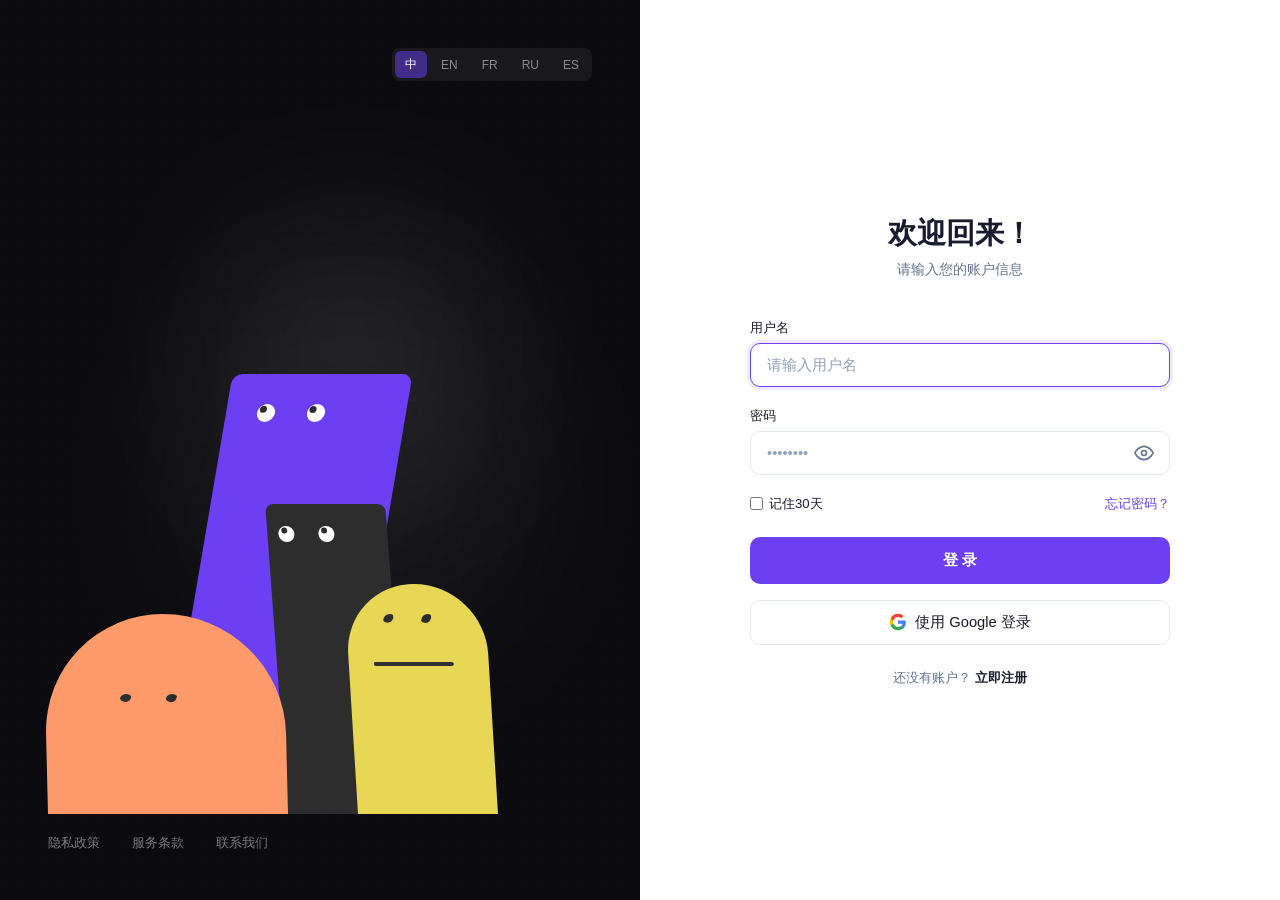
<file: frontend/login.html>
<!DOCTYPE html>
<html lang="zh-CN">
<head>
<meta charset="UTF-8">
<meta name="viewport" content="width=device-width, initial-scale=1.0">
<title>人脸识别系统 — 登录</title>
<style>
*,*::before,*::after{margin:0;padding:0;box-sizing:border-box}
:root{--purple:#6C3FF5;--dark:#2D2D2D;--orange:#FF9B6B;--yellow:#E8D754;--bg:#0a0a0f;--card:#fff;--border:#e2e8f0;--text:#1a1a2e;--muted:#64748b;--danger:#ef4444}
body{font-family:'Inter',-apple-system,BlinkMacSystemFont,'PingFang SC','Microsoft YaHei',sans-serif;background:var(--bg);min-height:100vh;-webkit-font-smoothing:antialiased}
.split{display:grid;grid-template-columns:1fr 1fr;min-height:100vh}

.left-panel{position:relative;overflow:hidden;background:#0a0a0f;color:#fff;display:flex;flex-direction:column;justify-content:space-between;padding:48px;user-select:none}
.grid-bg{position:absolute;inset:0;opacity:.05;background-image:linear-gradient(rgba(255,255,255,.15) 1px,transparent 1px),linear-gradient(90deg,rgba(255,255,255,.15) 1px,transparent 1px);background-size:20px 20px}
.blur-c1{position:absolute;top:25%;right:25%;width:256px;height:256px;background:rgba(255,255,255,.1);border-radius:50%;filter:blur(96px)}
.blur-c2{position:absolute;bottom:25%;left:25%;width:384px;height:384px;background:rgba(255,255,255,.05);border-radius:50%;filter:blur(96px)}
.top-row{z-index:20;display:flex;align-items:center;justify-content:flex-end}
.lang-switch{z-index:20;display:flex;gap:4px;background:rgba(255,255,255,.06);border-radius:8px;padding:3px}
.lang-btn{padding:5px 10px;border:none;background:none;color:rgba(255,255,255,.5);font-size:.75rem;font-weight:500;cursor:pointer;border-radius:6px;transition:all .2s;font-family:inherit}
.lang-btn:hover{color:rgba(255,255,255,.8)}
.lang-btn.active{background:rgba(108,63,245,.5);color:#fff}
.chars-area{position:relative;z-index:20;flex:1;display:flex;align-items:flex-end;justify-content:center;margin:20px 0}

.char-base{position:absolute;bottom:0;transition:transform .7s ease-in-out}
.char-eyes{position:absolute;display:flex;align-items:center;transition:all .7s ease-in-out}
.eye{border-radius:50%;display:flex;align-items:center;justify-content:center;transition:height .15s;overflow:hidden}
.eye.blink{height:2px!important}

.bottom-links{z-index:20;display:flex;gap:32px;font-size:.82rem;opacity:.45}
.bottom-links a{color:#fff;text-decoration:none;transition:opacity .2s}
.bottom-links a:hover{opacity:1}

.right-panel{display:flex;align-items:center;justify-content:center;padding:48px;background:#fff}
.form-card{width:100%;max-width:420px}
.form-header{text-align:center;margin-bottom:40px}
.form-header h1{font-size:1.8rem;font-weight:700;color:var(--text);margin-bottom:6px}
.form-header p{font-size:.88rem;color:var(--muted)}
.form-group{margin-bottom:20px}
.form-group label{display:block;font-size:.82rem;font-weight:500;color:var(--text);margin-bottom:6px}
.form-group input{width:100%;padding:13px 16px;border:1.5px solid var(--border);border-radius:10px;font-size:.92rem;font-family:inherit;color:var(--text);background:var(--card);outline:none;transition:border-color .2s,box-shadow .2s}
.form-group input:focus{border-color:var(--purple);box-shadow:0 0 0 3px rgba(108,63,245,.1)}
.form-group input::placeholder{color:#94a3b8}
.pw-wrapper{position:relative}
.pw-wrapper input{padding-right:48px}
.eye-toggle{position:absolute;right:12px;top:50%;transform:translateY(-50%);background:none;border:none;cursor:pointer;color:var(--muted);padding:4px;display:flex;align-items:center;transition:color .2s}
.eye-toggle:hover{color:var(--text)}
.extra-row{display:flex;justify-content:space-between;align-items:center;margin-bottom:24px;font-size:.82rem}
.remember-me{display:flex;align-items:center;gap:6px;color:var(--text);cursor:pointer}
.remember-me input{accent-color:var(--purple);cursor:pointer}
.forgot-link{color:var(--purple);text-decoration:none;font-weight:500;white-space:nowrap}
.forgot-link:hover{text-decoration:underline}
.btn-login{width:100%;padding:13px;background:var(--purple);color:#fff;border:none;border-radius:10px;font-size:.95rem;font-weight:600;font-family:inherit;cursor:pointer;transition:background .2s,transform .1s}
.btn-login:hover{background:#5a32e0}
.btn-login:active{transform:scale(.98)}
.btn-login:disabled{opacity:.6;cursor:not-allowed}
.btn-login .spinner{display:none;width:16px;height:16px;border:2px solid rgba(255,255,255,.3);border-top-color:#fff;border-radius:50%;animation:spin .6s linear infinite;margin-right:6px;vertical-align:middle}
.btn-login.loading .spinner{display:inline-block}
@keyframes spin{to{transform:rotate(360deg)}}
.btn-google{width:100%;padding:12px;border:1.5px solid var(--border);border-radius:10px;background:var(--card);font-size:.92rem;font-weight:500;font-family:inherit;cursor:pointer;display:flex;align-items:center;justify-content:center;gap:8px;color:var(--text);margin-top:16px;transition:background .2s,border-color .2s}
.btn-google:hover{background:#f1f5f9;border-color:#cbd5e1}
.register-link{text-align:center;margin-top:24px;font-size:.84rem;color:var(--muted)}
.register-link a{color:var(--text);text-decoration:none;font-weight:600}
.register-link a:hover{text-decoration:underline}
.error-msg{display:none;color:var(--danger);font-size:.8rem;padding:10px 14px;background:#fef2f2;border:1px solid #fecaca;border-radius:8px;margin-bottom:16px;text-align:center}
.error-msg.show{display:block}
.shake{animation:shake .4s ease-in-out}
@keyframes shake{0%,100%{transform:translateX(0)}20%{transform:translateX(-6px)}40%{transform:translateX(6px)}60%{transform:translateX(-4px)}80%{transform:translateX(4px)}}
@keyframes charBounce{0%,100%{transform:translateY(0)}30%{transform:translateY(-12px)}60%{transform:translateY(-4px)}}

@media(max-width:860px){.split{grid-template-columns:1fr}.left-panel{display:none}}
</style>
</head>
<body>

<div class="split">

<!-- ====== 左侧面板 ====== -->
<div class="left-panel">
<div class="grid-bg"></div>
<div class="blur-c1"></div>
<div class="blur-c2"></div>

<div class="top-row">
<div class="lang-switch" id="langSwitch">
<button class="lang-btn active" data-lang="zh">中</button>
<button class="lang-btn" data-lang="en">EN</button>
<button class="lang-btn" data-lang="fr">FR</button>
<button class="lang-btn" data-lang="ru">RU</button>
<button class="lang-btn" data-lang="es">ES</button>
</div>
</div>

<div class="chars-area">
<div style="position:relative;width:550px;height:400px">

<!-- Purple 紫色矩形 - 后层 -->
<div class="char-base" id="charPurple" style="left:70px;width:180px;height:400px;background:#6C3FF5;border-radius:10px 10px 0 0;z-index:1;transform-origin:bottom center">
<div class="char-eyes" id="purpleEyes" style="gap:32px;left:45px;top:40px">
<div class="eye" id="purpleEyeL" style="width:18px;height:18px;background:#fff"><div style="width:7px;height:7px;border-radius:50%;background:#2D2D2D;transition:transform .1s ease-out" id="purplePL"></div></div>
<div class="eye" id="purpleEyeR" style="width:18px;height:18px;background:#fff"><div style="width:7px;height:7px;border-radius:50%;background:#2D2D2D;transition:transform .1s ease-out" id="purplePR"></div></div>
</div>
</div>

<!-- Black 黑色矩形 - 中层 -->
<div class="char-base" id="charBlack" style="left:240px;width:120px;height:310px;background:#2D2D2D;border-radius:8px 8px 0 0;z-index:2;transform-origin:bottom center">
<div class="char-eyes" id="blackEyes" style="gap:24px;left:26px;top:32px">
<div class="eye" id="blackEyeL" style="width:16px;height:16px;background:#fff"><div style="width:6px;height:6px;border-radius:50%;background:#2D2D2D;transition:transform .1s ease-out" id="blackPL"></div></div>
<div class="eye" id="blackEyeR" style="width:16px;height:16px;background:#fff"><div style="width:6px;height:6px;border-radius:50%;background:#2D2D2D;transition:transform .1s ease-out" id="blackPR"></div></div>
</div>
</div>

<!-- Orange 橙色半圆 - 前左层 -->
<div class="char-base" id="charOrange" style="left:0;width:240px;height:200px;z-index:3;background:#FF9B6B;border-radius:120px 120px 0 0;transform-origin:bottom center">
<div class="char-eyes" id="orangeEyes" style="gap:32px;left:82px;top:90px;transition:all .2s ease-out">
<div class="eye" id="orangeEyeL" style="width:14px;height:14px;background:transparent"><div style="width:12px;height:12px;border-radius:50%;background:#2D2D2D;transition:transform .1s ease-out" id="orangePL"></div></div>
<div class="eye" id="orangeEyeR" style="width:14px;height:14px;background:transparent"><div style="width:12px;height:12px;border-radius:50%;background:#2D2D2D;transition:transform .1s ease-out" id="orangePR"></div></div>
</div>
</div>

<!-- Yellow 黄色圆角矩形 - 前右层 -->
<div class="char-base" id="charYellow" style="left:310px;width:140px;height:230px;background:#E8D754;border-radius:70px 70px 0 0;z-index:4;transform-origin:bottom center">
<div class="char-eyes" id="yellowEyes" style="gap:24px;left:52px;top:40px;transition:all .2s ease-out">
<div class="eye" id="yellowEyeL" style="width:14px;height:14px;background:transparent"><div style="width:12px;height:12px;border-radius:50%;background:#2D2D2D;transition:transform .1s ease-out" id="yellowPL"></div></div>
<div class="eye" id="yellowEyeR" style="width:14px;height:14px;background:transparent"><div style="width:12px;height:12px;border-radius:50%;background:#2D2D2D;transition:transform .1s ease-out" id="yellowPR"></div></div>
</div>
<div style="position:absolute;width:80px;height:4px;background:#2D2D2D;border-radius:2px;transition:all .2s ease-out" id="yellowMouth" class="ymouth-base" data-left="40" data-top="88"></div>
</div>

</div>
</div>

<div class="bottom-links" id="bottomLinks">
<a href="#">隐私政策</a>
<a href="#">服务条款</a>
<a href="#">联系我们</a>
</div>
</div>

<!-- ====== 右侧表单 ====== -->
<div class="right-panel">
<div class="form-card" id="formCard">
<div class="form-header">
<h1 id="formTitle">欢迎回来！</h1>
<p id="formSubtitle">请输入您的账户信息</p>
</div>

<form id="loginForm">
<div class="form-group">
<label id="labelUsername">用户名</label>
<input type="text" id="username" placeholder="请输入用户名" autocomplete="username" autofocus>
</div>
<div class="form-group">
<label id="labelPassword">密码</label>
<div class="pw-wrapper">
<input type="password" id="password" placeholder="••••••••" autocomplete="current-password">
<button type="button" class="eye-toggle" id="eyeToggle" title="显示密码">
<svg width="20" height="20" viewBox="0 0 24 24" fill="none" stroke="currentColor" stroke-width="2"><path d="M1 12s4-8 11-8 11 8 11 8-4 8-11 8-11-8-11-8z"/><circle cx="12" cy="12" r="3"/></svg>
</button>
</div>
</div>

<div class="error-msg" id="loginError"></div>

<div class="extra-row">
<label class="remember-me"><input type="checkbox" id="rememberMe"> <span id="rememberText">记住30天</span></label>
<a href="#" class="forgot-link" id="forgotLink" onclick="return false">忘记密码？</a>
</div>

<button type="submit" class="btn-login" id="loginBtn">
<span class="spinner"></span><span id="loginBtnText">登 录</span>
</button>

<button type="button" class="btn-google" id="googleBtn" onclick="return false">
<svg width="18" height="18" viewBox="0 0 24 24"><path fill="#4285F4" d="M22.56 12.25c0-.78-.07-1.53-.2-2.25H12v4.26h5.92a5.06 5.06 0 0 1-2.2 3.32v2.77h3.57c2.08-1.92 3.28-4.74 3.28-8.1z"/><path fill="#34A853" d="M12 23c2.97 0 5.46-.98 7.28-2.66l-3.57-2.77c-.98.66-2.23 1.06-3.71 1.06-2.86 0-5.29-1.93-6.16-4.53H2.18v2.84C3.99 20.53 7.7 23 12 23z"/><path fill="#FBBC05" d="M5.84 14.09c-.22-.66-.35-1.36-.35-2.09s.13-1.43.35-2.09V7.07H2.18C1.43 8.55 1 10.22 1 12s.43 3.45 1.18 4.93l2.85-2.22.81-.62z"/><path fill="#EA4335" d="M12 5.38c1.62 0 3.06.56 4.21 1.64l3.15-3.15C17.45 2.09 14.97 1 12 1 7.7 1 3.99 3.47 2.18 7.07l3.66 2.84c.87-2.6 3.3-4.53 6.16-4.53z"/></svg>
<span id="googleBtnText">使用 Google 登录</span>
</button>
</form>

<p class="register-link"><span id="noAccountText">还没有账户？</span> <a href="#" id="signUpLink">立即注册</a></p>
</div>
</div>

</div>

<script>
(function(){
var i18n={zh:{title:'欢迎回来！',subtitle:'请输入您的账户信息',usernameLabel:'用户名',usernamePlaceholder:'请输入用户名',passwordLabel:'密码',passwordPlaceholder:'••••••••',showPw:'显示密码',hidePw:'隐藏密码',remember:'记住30天',forgot:'忘记密码？',loginBtn:'登 录',googleBtn:'使用 Google 登录',noAccount:'还没有账户？',signUp:'立即注册',bottomPrivacy:'隐私政策',bottomTerms:'服务条款',bottomContact:'联系我们',errorEmpty:'请输入用户名和密码',errorGeneric:'用户名或密码错误，请重试',errorNetwork:'网络错误，请检查连接',loggingIn:'登录中...'},en:{title:'Welcome back!',subtitle:'Please enter your details',usernameLabel:'Username',usernamePlaceholder:'Enter your username',passwordLabel:'Password',passwordPlaceholder:'••••••••',showPw:'Show password',hidePw:'Hide password',remember:'Remember for 30 days',forgot:'Forgot password?',loginBtn:'Log in',googleBtn:'Log in with Google',noAccount:"Don't have an account?",signUp:'Sign Up',bottomPrivacy:'Privacy Policy',bottomTerms:'Terms of Service',bottomContact:'Contact',errorEmpty:'Please enter your username and password',errorGeneric:'Invalid username or password. Please try again.',errorNetwork:'Network error, please try again',loggingIn:'Signing in...'},fr:{title:'Bon retour !',subtitle:'Veuillez entrer vos informations',usernameLabel:"Nom d'utilisateur",usernamePlaceholder:"Entrez votre nom d'utilisateur",passwordLabel:'Mot de passe',passwordPlaceholder:'••••••••',showPw:'Afficher',hidePw:'Masquer',remember:'Se souvenir 30 jours',forgot:'Mot de passe oublié ?',loginBtn:'Connexion',googleBtn:'Se connecter avec Google',noAccount:"Pas encore de compte ?",signUp:"S'inscrire",bottomPrivacy:'Confidentialité',bottomTerms:"Conditions",bottomContact:'Contact',errorEmpty:"Veuillez saisir vos identifiants",errorGeneric:"Identifiants incorrects. Réessayez.",errorNetwork:'Erreur réseau',loggingIn:'Connexion...'},ru:{title:'С возвращением!',subtitle:'Введите ваши данные',usernameLabel:'Логин',usernamePlaceholder:'Введите логин',passwordLabel:'Пароль',passwordPlaceholder:'••••••••',showPw:'Показать',hidePw:'Скрыть',remember:'Запомнить на 30 дней',forgot:'Забыли пароль?',loginBtn:'Войти',googleBtn:'Войти через Google',noAccount:'Нет аккаунта?',signUp:'Регистрация',bottomPrivacy:'Конфиденциальность',bottomTerms:'Условия',bottomContact:'Контакты',errorEmpty:'Введите логин и пароль',errorGeneric:'Неверный логин или пароль',errorNetwork:'Ошибка сети',loggingIn:'Вход...'},es:{title:'¡Bienvenido!',subtitle:'Ingrese sus datos',usernameLabel:'Usuario',usernamePlaceholder:'Ingrese su usuario',passwordLabel:'Contraseña',passwordPlaceholder:'••••••••',showPw:'Mostrar',hidePw:'Ocultar',remember:'Recordar 30 días',forgot:'¿Olvidó su contraseña?',loginBtn:'Iniciar sesión',googleBtn:'Iniciar con Google',noAccount:'¿No tiene cuenta?',signUp:'Registrarse',bottomPrivacy:'Privacidad',bottomTerms:'Términos',bottomContact:'Contacto',errorEmpty:'Ingrese usuario y contraseña',errorGeneric:'Usuario o contraseña incorrectos',errorNetwork:'Error de red',loggingIn:'Iniciando...'}};
var cur='zh';
var lb=document.querySelectorAll('.lang-btn');
var ti={formTitle:'title',formSubtitle:'subtitle',labelUsername:'usernameLabel',labelPassword:'passwordLabel',rememberText:'remember',forgotLink:'forgot',loginBtnText:'loginBtn',googleBtnText:'googleBtn',noAccountText:'noAccount',signUpLink:'signUp'};
var bl=document.querySelectorAll('#bottomLinks a');
function al(l){
var t=i18n[l];if(!t)return;
Object.keys(ti).forEach(function(k){var e=document.getElementById(k);if(e)e.textContent=t[ti[k]]});
document.getElementById('username').placeholder=t.usernamePlaceholder;
document.getElementById('password').placeholder=t.passwordPlaceholder;
var lnks=[t.bottomPrivacy,t.bottomTerms,t.bottomContact];
bl.forEach(function(e,i){if(lnks[i])e.textContent=lnks[i]});
document.getElementById('eyeToggle').title=sp?t.hidePw:t.showPw;
lb.forEach(function(b){b.classList.toggle('active',b.getAttribute('data-lang')===l)});
cur=l;localStorage.setItem('loginLang',l);
}
lb.forEach(function(b){b.addEventListener('click',function(){al(this.getAttribute('data-lang'))})});
al(localStorage.getItem('loginLang')||'zh');

var ui=document.getElementById('username'),pi=document.getElementById('password');
var et=document.getElementById('eyeToggle'),lbt=document.getElementById('loginBtnText');
var le=document.getElementById('loginError'),lf=document.getElementById('loginForm');
var fc=document.getElementById('formCard');

var sp=false,it=false,ls='idle',pb=false,bb=false,lae=false,pp=false,mx=0,my=0;

var cp=document.getElementById('charPurple'),cb=document.getElementById('charBlack');
var co=document.getElementById('charOrange'),cy=document.getElementById('charYellow');
var pe=document.getElementById('purpleEyes'),be=document.getElementById('blackEyes');
var oe=document.getElementById('orangeEyes'),ye=document.getElementById('yellowEyes');
var ym=document.getElementById('yellowMouth');
var pel=document.getElementById('purpleEyeL'),per=document.getElementById('purpleEyeR');
var bel=document.getElementById('blackEyeL'),ber=document.getElementById('blackEyeR');
var ppl=document.getElementById('purplePL'),ppr=document.getElementById('purplePR');
var bpl=document.getElementById('blackPL'),bpr=document.getElementById('blackPR');
var opl=document.getElementById('orangePL'),opr=document.getElementById('orangePR');
var ypl=document.getElementById('yellowPL'),ypr=document.getElementById('yellowPR');

document.addEventListener('mousemove',function(e){mx=e.clientX;my=e.clientY});

function cpos(el){
var r=el.getBoundingClientRect(),cx=r.left+r.width/2,cy=r.top+r.height/3;
var dx=mx-cx,dy=my-cy;
return{faceX:Math.max(-15,Math.min(15,dx/20)),faceY:Math.max(-10,Math.min(10,dy/30)),bodySkew:Math.max(-6,Math.min(6,-dx/120))};
}

function cpl(eyeEl,pupEl,md,flx,fly){
if(flx!==undefined&&fly!==undefined){pupEl.style.transform='translate('+flx+'px,'+fly+'px)';return}
var r=eyeEl.getBoundingClientRect(),cx=r.left+r.width/2,cy=r.top+r.height/2;
var dx=mx-cx,dy=my-cy,dist=Math.min(Math.sqrt(dx*dx+dy*dy),md||5);
var a=Math.atan2(dy,dx);
pupEl.style.transform='translate('+(Math.cos(a)*dist)+'px,'+(Math.sin(a)*dist)+'px)';
}

function uc(){
var hp=pi.value.length>0,ws=hp&&sp,ht=hp&&!sp;
var p=cpos(cp),b=cpos(cb),o=cpos(co),y=cpos(cy);

/* Purple 身体 */
var ps=p.bodySkew;
if(ws)ps=0;else if(lae)ps=(p.bodySkew||0)-12;else if(it||ht)ps=(p.bodySkew||0)-12;
cp.style.height=(ws?400:(it||ht?440:400))+'px';
cp.style.transform='skewX('+ps+'deg)'+(ws?'':(it||ht?' translateX(40px)':''));

/* Black 身体 */
var bs=b.bodySkew;
if(ws)bs=0;else if(lae)bs=(b.bodySkew||0)*1.5+10;else if(it||ht)bs=(b.bodySkew||0)*1.5;
cb.style.transform='skewX('+bs+'deg)'+(lae?' translateX(20px)':'');

/* Orange / Yellow 身体 */
co.style.transform='skewX('+(ws?0:o.bodySkew)+'deg)';
cy.style.transform='skewX('+(ws?0:y.bodySkew)+'deg)';

/* Purple 眼睛位置 */
if(ws){pe.style.left='20px';pe.style.top='35px'}
else if(lae){pe.style.left='55px';pe.style.top='65px'}
else{pe.style.left=(45+p.faceX)+'px';pe.style.top=(40+p.faceY)+'px'}

/* Black 眼睛位置 */
if(ws){be.style.left='10px';be.style.top='28px'}
else if(lae){be.style.left='32px';be.style.top='12px'}
else{be.style.left=(26+b.faceX)+'px';be.style.top=(32+b.faceY)+'px'}

/* Orange 眼睛位置 */
oe.style.left=(ws?50:82+o.faceX)+'px';
oe.style.top=(ws?85:90+o.faceY)+'px';

/* Yellow 眼睛+嘴位置 */
ye.style.left=(ws?20:52+y.faceX)+'px';
ye.style.top=(ws?35:40+y.faceY)+'px';
ym.style.left=(ws?10:40+y.faceX)+'px';
ym.style.top=(ws?88:88+y.faceY)+'px';

/* 瞳孔方向 */
var pfx,pfy,bfx,bfy,ofx,ofy,yfx,yfy;
if(ws){
pfx=pp?4:-4;pfy=pp?5:-4;bfx=-4;bfy=-4;ofx=-5;ofy=-4;yfx=-5;yfy=-4;
}else if(lae){
pfx=3;pfy=4;bfx=0;bfy=-4;ofx=undefined;ofy=undefined;yfx=undefined;yfy=undefined;
}else{pfx=undefined;pfy=undefined;bfx=undefined;bfy=undefined;ofx=undefined;ofy=undefined;yfx=undefined;yfy=undefined}

cpl(pel,ppl,5,pfx,pfy);cpl(per,ppr,5,pfx,pfy);
cpl(bel,bpl,4,bfx,bfy);cpl(ber,bpr,4,bfx,bfy);
cpl(document.getElementById('orangeEyeL'),opl,5,ofx,ofy);
cpl(document.getElementById('orangeEyeR'),opr,5,ofx,ofy);
cpl(document.getElementById('yellowEyeL'),ypl,5,yfx,yfy);
cpl(document.getElementById('yellowEyeR'),ypr,5,yfx,yfy);
}

/* 眨眼 */
function bloop(sn,el,er){
var d=Math.random()*4000+3000;
setTimeout(function(){sn(true);el.classList.add('blink');er.classList.add('blink');
setTimeout(function(){sn(false);el.classList.remove('blink');er.classList.remove('blink');bloop(sn,el,er)},150)},d);
}
bloop(function(v){pb=v},pel,per);
bloop(function(v){bb=v},bel,ber);

/* Purple偷看 */
function pk(){
if(!(pi.value.length>0&&sp&&ls==='idle')){pp=false;setTimeout(pk,500);return}
var d=Math.random()*3000+2000;
setTimeout(function(){pp=true;setTimeout(function(){pp=false;pk()},800)},d);
}
setTimeout(pk,1000);

/* 输入框聚焦 -> 互看 */
ui.addEventListener('focus',function(){it=true;lae=true;setTimeout(function(){lae=false},800)});
ui.addEventListener('blur',function(){it=false});
pi.addEventListener('focus',function(){it=true;lae=true;setTimeout(function(){lae=false},800)});
pi.addEventListener('blur',function(){it=false});

/* 眼睛图标 */
et.addEventListener('click',function(){
sp=!sp;pi.type=sp?'text':'password';
var t=i18n[cur];
if(sp){et.innerHTML='<svg width="20" height="20" viewBox="0 0 24 24" fill="none" stroke="currentColor" stroke-width="2"><path d="M17.94 17.94A10.07 10.07 0 0 1 12 20c-7 0-11-8-11-8a18.45 18.45 0 0 1 5.06-5.94M9.9 4.24A9.12 9.12 0 0 1 12 4c7 0 11 8 11 8a18.5 18.5 0 0 1-2.16 3.19m-6.72-1.07a3 3 0 1 1-4.24-4.24"/><line x1="1" y1="1" x2="23" y2="23"/></svg>';et.title=t.hidePw}
else{et.innerHTML='<svg width="20" height="20" viewBox="0 0 24 24" fill="none" stroke="currentColor" stroke-width="2"><path d="M1 12s4-8 11-8 11 8 11 8-4 8-11 8-11-8-11-8z"/><circle cx="12" cy="12" r="3"/></svg>';et.title=t.showPw}
});

/* Yellow嘴巴 */
function sm(v){
if(v==='fail'){ym.style.width='40px';ym.style.borderRadius='50%';ym.style.background='transparent';ym.style.borderTop='3px solid #2D2D2D';ym.style.height='0'}
else if(v==='smile'){ym.style.width='80px';ym.style.borderRadius='0 0 40px 40px';ym.style.background='transparent';ym.style.borderBottom='3px solid #2D2D2D';ym.style.borderTop='none';ym.style.height='5px'}
else{ym.style.width='80px';ym.style.height='4px';ym.style.borderRadius='2px';ym.style.background='#2D2D2D';ym.style.border='none'}
}
function af(){ls='fail';sm('fail');cp.style.animation='shake .5s ease-in-out';cb.style.animation='shake .5s ease-in-out';co.style.animation='shake .5s ease-in-out';cy.style.animation='shake .5s ease-in-out';fc.classList.add('shake');setTimeout(function(){cp.style.animation='';cb.style.animation='';co.style.animation='';cy.style.animation='';fc.classList.remove('shake');ls='idle';sm('')},600)}
function as(){ls='success';sm('smile');cp.style.animation='charBounce .6s ease-out';cb.style.animation='charBounce .6s ease-out';co.style.animation='charBounce .6s ease-out';cy.style.animation='charBounce .6s ease-out';setTimeout(function(){cp.style.animation='';cb.style.animation='';co.style.animation='';cy.style.animation=''},700)}

/* 登录 */
lf.addEventListener('submit',async function(e){
e.preventDefault();var t=i18n[cur];var u=ui.value.trim(),pw=pi.value;
if(!u||!pw){le.textContent=t.errorEmpty;le.classList.add('show');af();return}
lbt.textContent=t.loggingIn;
try{var res=await fetch('/api/auth/login',{method:'POST',headers:{'Content-Type':'application/json'},body:JSON.stringify({username:u,password:pw})});var data=await res.json();
if(data.success){as();setTimeout(function(){window.location.href='/'},800)}
else{le.textContent=t.errorGeneric;le.classList.add('show');af()}}
catch(err){le.textContent=t.errorNetwork;le.classList.add('show');af()}
lbt.textContent=t.loginBtn;
});

(function lo(){uc();requestAnimationFrame(lo)})();
})();
</script>
</body>
</html>
</file>
